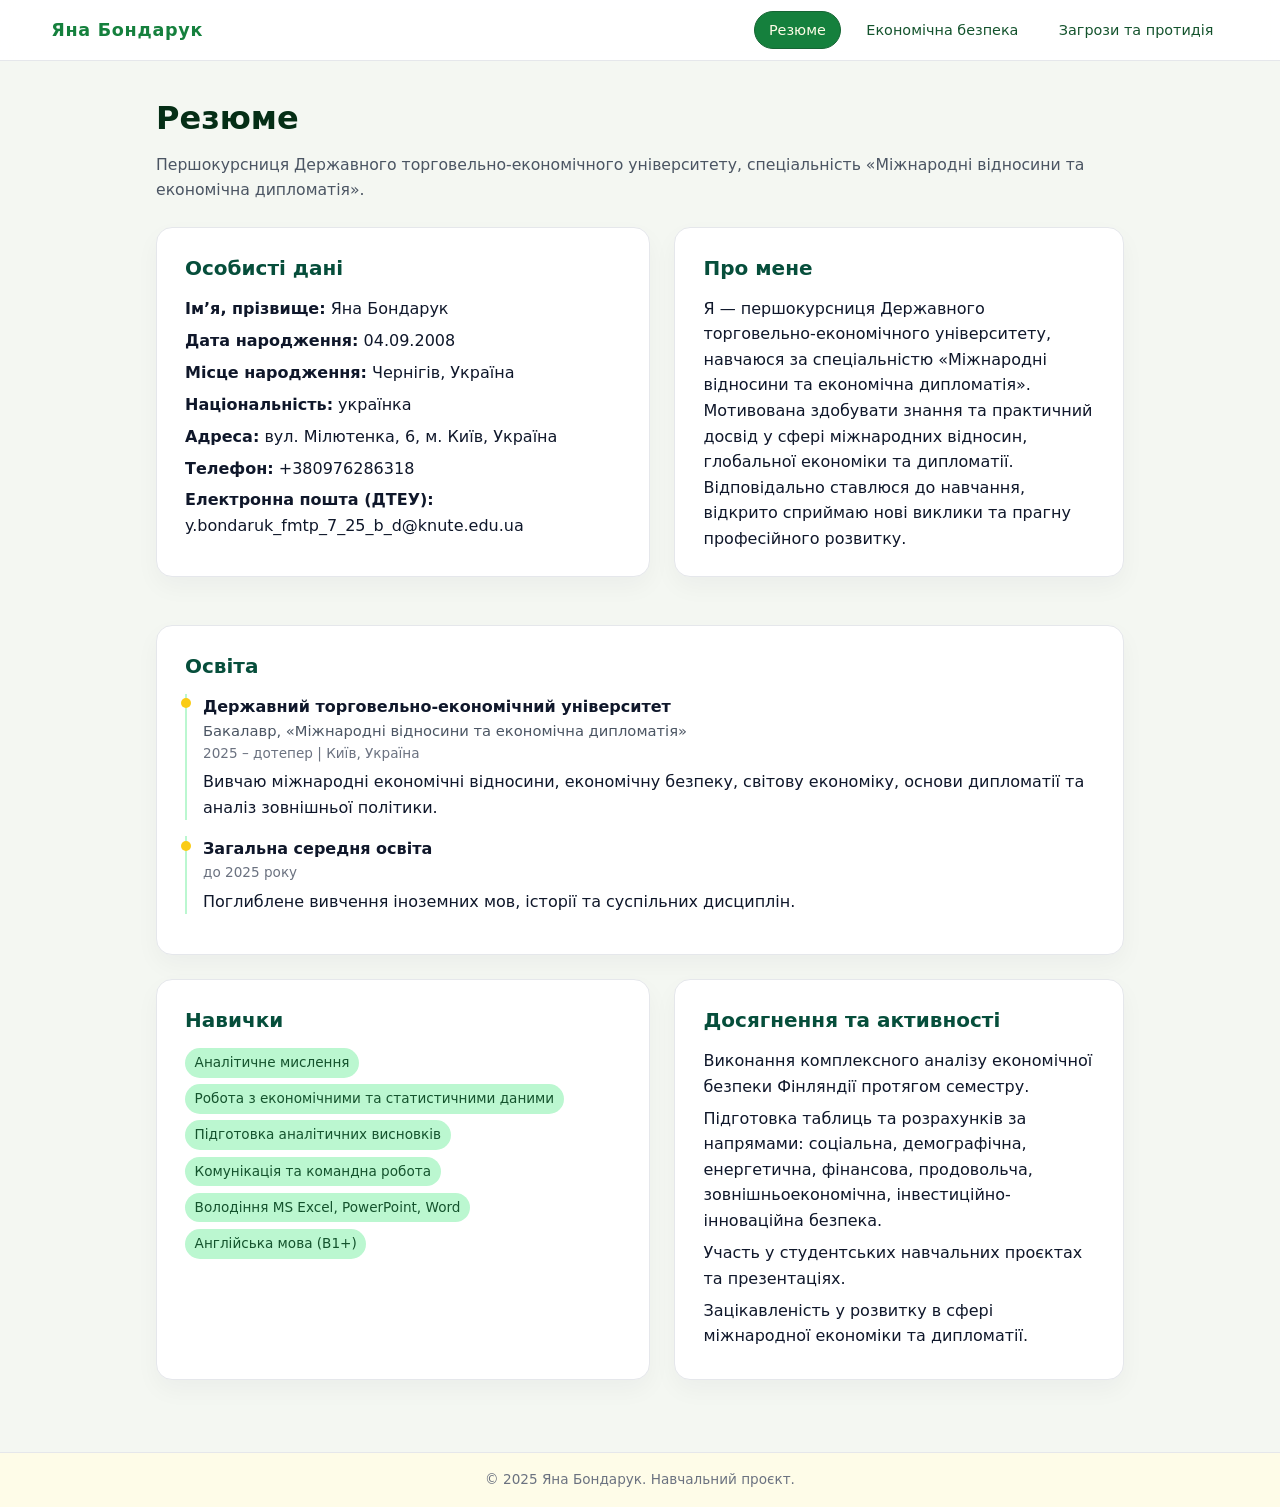
<file: index.html>
<!DOCTYPE html>
<html lang="uk">
<head>
    <meta charset="UTF-8">
    <title>Резюме | Яна Бондарук</title>
    <link rel="stylesheet" href="style.css">
</head>
<body>
<header class="site-header">
    <div class="logo">Яна Бондарук</div>
    <nav class="main-nav">
        <a href="index.html" class="nav-btn active">Резюме</a>
        <a href="security.html" class="nav-btn">Економічна безпека</a>
        <a href="threats.html" class="nav-btn">Загрози та протидія</a>
    </nav>
</header>

<main class="container">
    <section class="hero">
        <div>
            <h1>Резюме</h1>
            <p class="hero-subtitle">
                Першокурсниця Державного торговельно-економічного університету,
                спеціальність «Міжнародні відносини та економічна дипломатія».
            </p>
        </div>
    </section>

    <section class="grid-2">
        <article class="card">
            <h2>Особисті дані</h2>
            <ul class="info-list">
                <li><strong>Ім’я, прізвище:</strong> Яна Бондарук</li>
                <li><strong>Дата народження:</strong> 04.09.2008</li>
                <li><strong>Місце народження:</strong> Чернігів, Україна</li>
                <li><strong>Національність:</strong> українка</li>
                <li><strong>Адреса:</strong> вул. Мілютенка, 6, м. Київ, Україна</li>
                <li><strong>Телефон:</strong> +380976286318</li>
                <li><strong>Електронна пошта (ДТЕУ):</strong> y.bondaruk_fmtp_7_25_b_d@knute.edu.ua</li>
            </ul>
        </article>

        <article class="card">
            <h2>Про мене</h2>
            <p>
                Я — першокурсниця Державного торговельно-економічного університету,
                навчаюся за спеціальністю «Міжнародні відносини та економічна дипломатія».
                Мотивована здобувати знання та практичний досвід у сфері міжнародних
                відносин, глобальної економіки та дипломатії. Відповідально ставлюся
                до навчання, відкрито сприймаю нові виклики та прагну професійного розвитку.
            </p>
        </article>
    </section>

    <section class="card">
        <h2>Освіта</h2>
        <ul class="timeline">
            <li>
                <div class="timeline-title">Державний торговельно-економічний університет</div>
                <div class="timeline-subtitle">Бакалавр, «Міжнародні відносини та економічна дипломатія»</div>
                <div class="timeline-meta">2025 – дотепер | Київ, Україна</div>
                <p>
                    Вивчаю міжнародні економічні відносини, економічну безпеку, світову
                    економіку, основи дипломатії та аналіз зовнішньої політики.
                </p>
            </li>
            <li>
                <div class="timeline-title">Загальна середня освіта</div>
                <div class="timeline-meta">до 2025 року</div>
                <p>
                    Поглиблене вивчення іноземних мов, історії та суспільних дисциплін.
                </p>
            </li>
        </ul>
    </section>

    <section class="grid-2">
        <article class="card">
            <h2>Навички</h2>
            <ul class="tag-list">
                <li>Аналітичне мислення</li>
                <li>Робота з економічними та статистичними даними</li>
                <li>Підготовка аналітичних висновків</li>
                <li>Комунікація та командна робота</li>
                <li>Володіння MS Excel, PowerPoint, Word</li>
                <li>Англійська мова (В1+)</li>
            </ul>
        </article>

        <article class="card">
            <h2>Досягнення та активності</h2>
            <ul class="info-list">
                <li>Виконання комплексного аналізу економічної безпеки Фінляндії протягом семестру.</li>
                <li>Підготовка таблиць та розрахунків за напрямами: соціальна, демографічна, енергетична, фінансова, продовольча, зовнішньоекономічна, інвестиційно-інноваційна безпека.</li>
                <li>Участь у студентських навчальних проєктах та презентаціях.</li>
                <li>Зацікавленість у розвитку в сфері міжнародної економіки та дипломатії.</li>
            </ul>
        </article>
    </section>
</main>

<footer class="site-footer">
    <p>© 2025 Яна Бондарук. Навчальний проєкт.</p>
</footer>
</body>
</html>
</file>
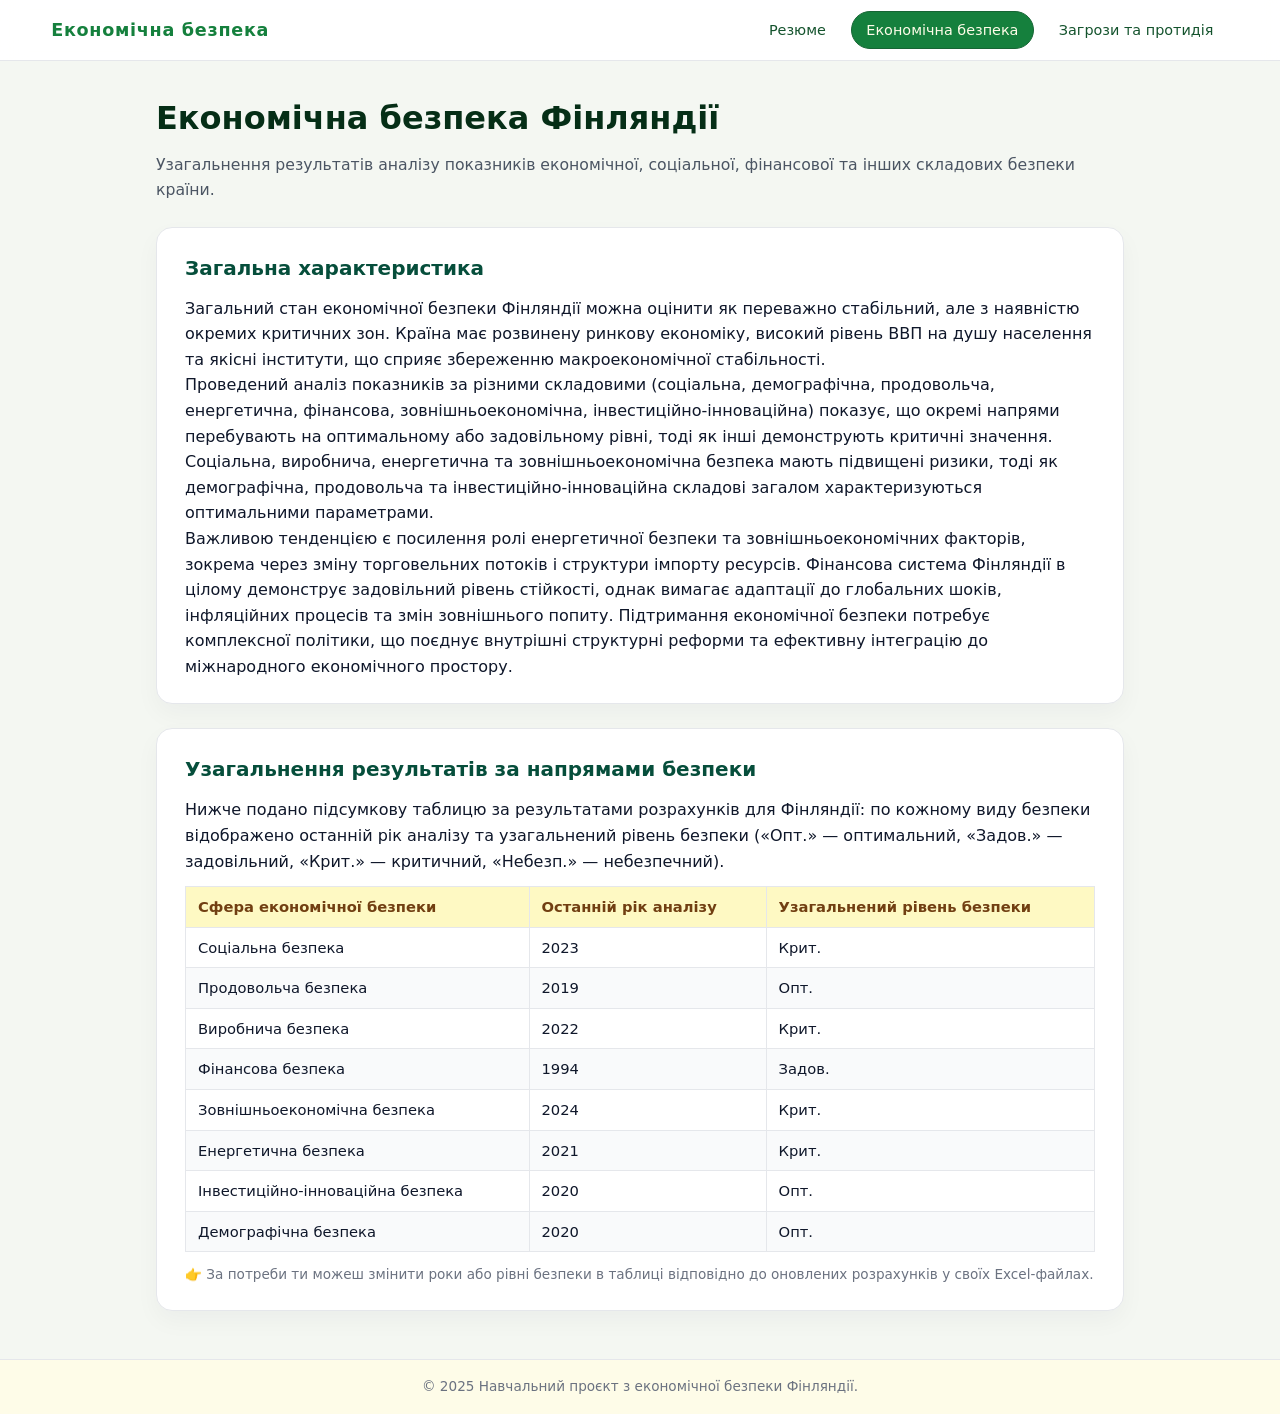
<file: security.html>
<!DOCTYPE html>
<html lang="uk">
<head>
    <meta charset="UTF-8">
    <title>Економічна безпека Фінляндії</title>
    <link rel="stylesheet" href="style.css">
</head>
<body>
<header class="site-header">
    <div class="logo">Економічна безпека</div>
    <nav class="main-nav">
        <a href="index.html" class="nav-btn">Резюме</a>
        <a href="security.html" class="nav-btn active">Економічна безпека</a>
        <a href="threats.html" class="nav-btn">Загрози та протидія</a>
    </nav>
</header>

<main class="container">
    <section class="hero">
        <div>
            <h1>Економічна безпека Фінляндії</h1>
            <p class="hero-subtitle">
                Узагальнення результатів аналізу показників економічної, соціальної,
                фінансової та інших складових безпеки країни.
            </p>
        </div>
    </section>

    <section class="card">
        <h2>Загальна характеристика</h2>
        <p>
            Загальний стан економічної безпеки Фінляндії можна оцінити як переважно
            стабільний, але з наявністю окремих критичних зон. Країна має розвинену
            ринкову економіку, високий рівень ВВП на душу населення та якісні інститути,
            що сприяє збереженню макроекономічної стабільності.
        </p>
        <p>
            Проведений аналіз показників за різними складовими (соціальна, демографічна,
            продовольча, енергетична, фінансова, зовнішньоекономічна, інвестиційно-інноваційна)
            показує, що окремі напрями перебувають на оптимальному або задовільному рівні,
            тоді як інші демонструють критичні значення. Соціальна, виробнича, енергетична
            та зовнішньоекономічна безпека мають підвищені ризики, тоді як демографічна,
            продовольча та інвестиційно-інноваційна складові загалом характеризуються
            оптимальними параметрами.
        </p>
        <p>
            Важливою тенденцією є посилення ролі енергетичної безпеки та зовнішньоекономічних
            факторів, зокрема через зміну торговельних потоків і структури імпорту ресурсів.
            Фінансова система Фінляндії в цілому демонструє задовільний рівень стійкості, однак
            вимагає адаптації до глобальних шоків, інфляційних процесів та змін зовнішнього
            попиту. Підтримання економічної безпеки потребує комплексної політики, що поєднує
            внутрішні структурні реформи та ефективну інтеграцію до міжнародного економічного
            простору.
        </p>
    </section>

    <section class="card">
        <h2>Узагальнення результатів за напрямами безпеки</h2>
        <p>
            Нижче подано підсумкову таблицю за результатами розрахунків для Фінляндії:
            по кожному виду безпеки відображено останній рік аналізу та узагальнений
            рівень безпеки («Опт.» — оптимальний, «Задов.» — задовільний, «Крит.» — критичний,
            «Небезп.» — небезпечний).
        </p>

        <div class="table-wrapper">
            <table class="data-table">
                <thead>
                    <tr>
                        <th>Сфера економічної безпеки</th>
                        <th>Останній рік аналізу</th>
                        <th>Узагальнений рівень безпеки</th>
                    </tr>
                </thead>
                <tbody>
                    <tr>
                        <td>Соціальна безпека</td>
                        <td>2023</td>
                        <td>Крит.</td>
                    </tr>
                    <tr>
                        <td>Продовольча безпека</td>
                        <td>2019</td>
                        <td>Опт.</td>
                    </tr>
                    <tr>
                        <td>Виробнича безпека</td>
                        <td>2022</td>
                        <td>Крит.</td>
                    </tr>
                    <tr>
                        <td>Фінансова безпека</td>
                        <td>1994</td>
                        <td>Задов.</td>
                    </tr>
                    <tr>
                        <td>Зовнішньоекономічна безпека</td>
                        <td>2024</td>
                        <td>Крит.</td>
                    </tr>
                    <tr>
                        <td>Енергетична безпека</td>
                        <td>2021</td>
                        <td>Крит.</td>
                    </tr>
                    <tr>
                        <td>Інвестиційно-інноваційна безпека</td>
                        <td>2020</td>
                        <td>Опт.</td>
                    </tr>
                    <tr>
                        <td>Демографічна безпека</td>
                        <td>2020</td>
                        <td>Опт.</td>
                    </tr>
                </tbody>
            </table>
        </div>

        <p class="hint">
            👉 За потреби ти можеш змінити роки або рівні безпеки в таблиці відповідно
            до оновлених розрахунків у своїх Excel-файлах.
        </p>
    </section>
</main>

<footer class="site-footer">
    <p>© 2025 Навчальний проєкт з економічної безпеки Фінляндії.</p>
</footer>
</body>
</html>
</file>
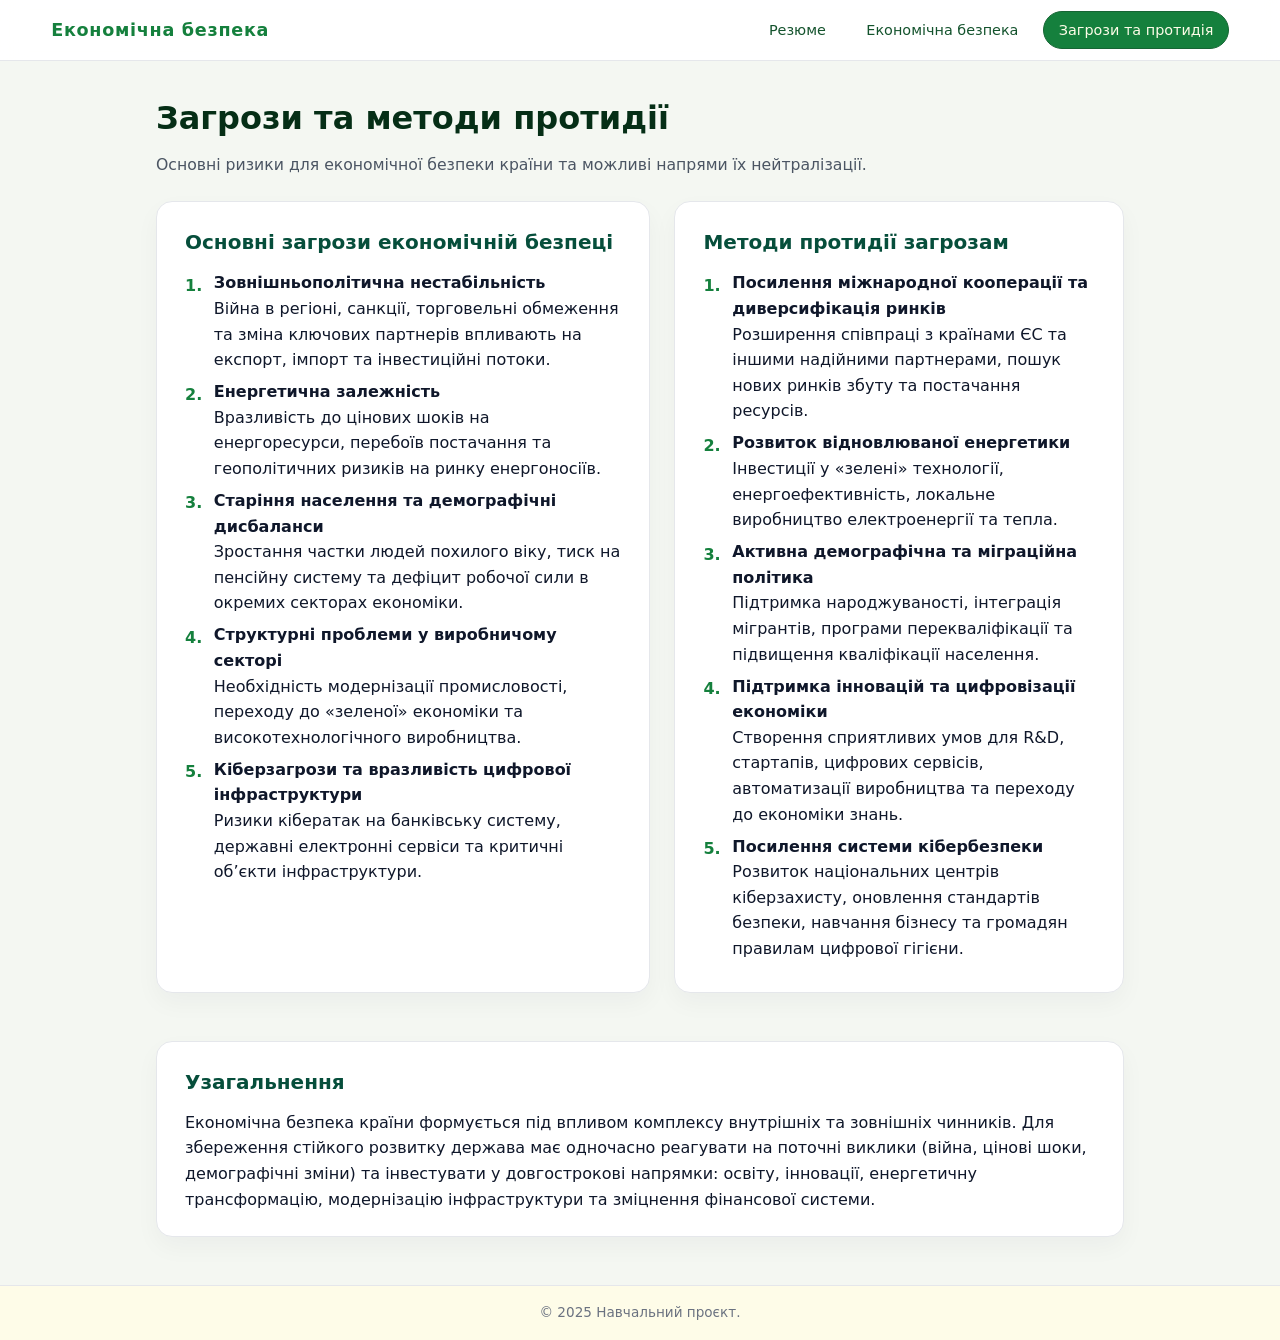
<file: threats.html>
<!DOCTYPE html>
<html lang="uk">
<head>
    <meta charset="UTF-8">
    <title>Загрози та протидія | Економічна безпека</title>
    <link rel="stylesheet" href="style.css">
</head>
<body>
<header class="site-header">
    <div class="logo">Економічна безпека</div>
    <nav class="main-nav">
        <a href="index.html" class="nav-btn">Резюме</a>
        <a href="security.html" class="nav-btn">Економічна безпека</a>
        <a href="threats.html" class="nav-btn active">Загрози та протидія</a>
    </nav>
</header>

<main class="container">
    <section class="hero">
        <div>
            <h1>Загрози та методи протидії</h1>
            <p class="hero-subtitle">
                Основні ризики для економічної безпеки країни та можливі напрями їх нейтралізації.
            </p>
        </div>
    </section>

    <section class="grid-2">
        <article class="card">
            <h2>Основні загрози економічній безпеці</h2>
            <ol class="info-list numbered">
                <li>
                    <strong>Зовнішньополітична нестабільність</strong><br>
                    Війна в регіоні, санкції, торговельні обмеження та зміна ключових
                    партнерів впливають на експорт, імпорт та інвестиційні потоки.
                </li>
                <li>
                    <strong>Енергетична залежність</strong><br>
                    Вразливість до цінових шоків на енергоресурси, перебоїв постачання
                    та геополітичних ризиків на ринку енергоносіїв.
                </li>
                <li>
                    <strong>Старіння населення та демографічні дисбаланси</strong><br>
                    Зростання частки людей похилого віку, тиск на пенсійну систему та
                    дефіцит робочої сили в окремих секторах економіки.
                </li>
                <li>
                    <strong>Структурні проблеми у виробничому секторі</strong><br>
                    Необхідність модернізації промисловості, переходу до «зеленої»
                    економіки та високотехнологічного виробництва.
                </li>
                <li>
                    <strong>Кіберзагрози та вразливість цифрової інфраструктури</strong><br>
                    Ризики кібератак на банківську систему, державні електронні сервіси
                    та критичні об’єкти інфраструктури.
                </li>
            </ol>
        </article>

        <article class="card">
            <h2>Методи протидії загрозам</h2>
            <ol class="info-list numbered">
                <li>
                    <strong>Посилення міжнародної кооперації та диверсифікація ринків</strong><br>
                    Розширення співпраці з країнами ЄС та іншими надійними партнерами,
                    пошук нових ринків збуту та постачання ресурсів.
                </li>
                <li>
                    <strong>Розвиток відновлюваної енергетики</strong><br>
                    Інвестиції у «зелені» технології, енергоефективність, локальне
                    виробництво електроенергії та тепла.
                </li>
                <li>
                    <strong>Активна демографічна та міграційна політика</strong><br>
                    Підтримка народжуваності, інтеграція мігрантів, програми перекваліфікації
                    та підвищення кваліфікації населення.
                </li>
                <li>
                    <strong>Підтримка інновацій та цифровізації економіки</strong><br>
                    Створення сприятливих умов для R&amp;D, стартапів, цифрових сервісів,
                    автоматизації виробництва та переходу до економіки знань.
                </li>
                <li>
                    <strong>Посилення системи кібербезпеки</strong><br>
                    Розвиток національних центрів кіберзахисту, оновлення стандартів безпеки,
                    навчання бізнесу та громадян правилам цифрової гігієни.
                </li>
            </ol>
        </article>
    </section>

    <section class="card">
        <h2>Узагальнення</h2>
        <p>
            Економічна безпека країни формується під впливом комплексу внутрішніх та зовнішніх
            чинників. Для збереження стійкого розвитку держава має одночасно реагувати на поточні
            виклики (війна, цінові шоки, демографічні зміни) та інвестувати у довгострокові
            напрямки: освіту, інновації, енергетичну трансформацію, модернізацію інфраструктури
            та зміцнення фінансової системи.
        </p>
    </section>
</main>

<footer class="site-footer">
    <p>© 2025 Навчальний проєкт.</p>
</footer>
</body>
</html>
</file>
<file: style.css>
/* Скидання базових стилів */
*,
*::before,
*::after {
    box-sizing: border-box;
    margin: 0;
    padding: 0;
}

body {
    font-family: system-ui, -apple-system, BlinkMacSystemFont, "Segoe UI", sans-serif;
    background: #f4f7f2;
    color: #0f172a;
    line-height: 1.6;
}

/* Кольори теми */
:root {
    --green-main: #15803d;      /* насичений зелений */
    --green-soft: #bbf7d0;      /* м’який зелений фон */
    --yellow-main: #facc15;     /* яскравий жовтий */
    --yellow-soft: #fef9c3;     /* м’який жовтий фон */
    --border-soft: #e5e7eb;
}

/* Шапка сайту */

.site-header {
    position: sticky;
    top: 0;
    z-index: 10;
    background: #ffffffee;
    backdrop-filter: blur(12px);
    border-bottom: 1px solid var(--border-soft);
    display: flex;
    align-items: center;
    justify-content: space-between;
    padding: 0.7rem 4vw;
}

.logo {
    font-weight: 700;
    font-size: 1.1rem;
    letter-spacing: 0.04em;
    color: var(--green-main);
}

.main-nav {
    display: flex;
    gap: 0.6rem;
}

/* Кнопки-навігація */

.nav-btn {
    text-decoration: none;
    font-size: 0.9rem;
    padding: 0.4rem 0.9rem;
    border-radius: 999px;
    border: 1px solid transparent;
    background: #ffffff;
    color: #14532d;
    transition: background 0.15s ease, color 0.15s ease, box-shadow 0.15s ease,
                transform 0.1s ease, border-color 0.15s ease;
}

.nav-btn:hover {
    background: var(--green-soft);
    border-color: #bbf7d0;
    box-shadow: 0 6px 14px rgba(15, 118, 110, 0.15);
    transform: translateY(-1px);
}

.nav-btn.active {
    background: var(--green-main);
    color: #fefce8;
    border-color: #166534;
}

/* Контейнер */

.container {
    max-width: 1000px;
    margin: 2rem auto 3rem;
    padding: 0 1rem;
}

/* Hero-блок */

.hero {
    margin-bottom: 1.5rem;
}

.hero h1 {
    font-size: 2rem;
    margin-bottom: 0.5rem;
    color: #052e16;
}

.hero-subtitle {
    color: #4b5563;
    font-size: 0.98rem;
}

/* Карточки та сітки */

.card {
    background: #ffffff;
    border-radius: 1rem;
    padding: 1.5rem 1.75rem;
    margin-bottom: 1.5rem;
    box-shadow: 0 10px 25px rgba(15, 23, 42, 0.04);
    border: 1px solid var(--border-soft);
}

.card h2 {
    font-size: 1.25rem;
    margin-bottom: 0.75rem;
    color: #064e3b;
}

.grid-2 {
    display: grid;
    grid-template-columns: minmax(0, 1.1fr) minmax(0, 1fr);
    gap: 1.5rem;
    margin-bottom: 1.5rem;
}

/* Списки, теги, таймлайн */

.info-list {
    list-style: none;
    margin-top: 0.5rem;
}

.info-list li {
    margin-bottom: 0.4rem;
}

.info-list.numbered {
    counter-reset: item;
}

.info-list.numbered li {
    position: relative;
    padding-left: 1.8rem;
}

.info-list.numbered li::before {
    counter-increment: item;
    content: counter(item) ".";
    position: absolute;
    left: 0;
    top: 0.15rem;
    font-weight: 600;
    color: var(--green-main);
}

.tag-list {
    list-style: none;
    display: flex;
    flex-wrap: wrap;
    gap: 0.4rem;
    margin-top: 0.5rem;
}

.tag-list li {
    font-size: 0.85rem;
    padding: 0.25rem 0.6rem;
    border-radius: 999px;
    background: var(--green-soft);
    color: #14532d;
}

/* Таймлайн */

.timeline {
    list-style: none;
    margin-top: 0.5rem;
}

.timeline li {
    border-left: 2px solid var(--green-soft);
    padding-left: 1rem;
    margin-bottom: 1rem;
    position: relative;
}

.timeline li::before {
    content: "";
    position: absolute;
    left: -6px;
    top: 0.3rem;
    width: 10px;
    height: 10px;
    background: var(--yellow-main);
    border-radius: 50%;
}

.timeline-title {
    font-weight: 600;
}

.timeline-subtitle {
    font-size: 0.92rem;
    color: #4b5563;
}

.timeline-meta {
    font-size: 0.85rem;
    color: #6b7280;
    margin-bottom: 0.3rem;
}

/* Таблиця для сторінки економічної безпеки */

.table-wrapper {
    width: 100%;
    overflow-x: auto;
    margin-top: 0.75rem;
}

.data-table {
    width: 100%;
    border-collapse: collapse;
    font-size: 0.92rem;
}

.data-table thead {
    background: var(--yellow-soft);
}

.data-table th,
.data-table td {
    padding: 0.5rem 0.75rem;
    border: 1px solid var(--border-soft);
    text-align: left;
}

.data-table th {
    font-weight: 600;
    color: #713f12;
}

.data-table tbody tr:nth-child(even) {
    background: #f9fafb;
}

/* Підказка */

.hint {
    margin-top: 0.75rem;
    font-size: 0.85rem;
    color: #6b7280;
}

/* Футер */

.site-footer {
    border-top: 1px solid var(--border-soft);
    padding: 1rem 4vw;
    text-align: center;
    font-size: 0.85rem;
    color: #6b7280;
    background: #fefce8;
}

/* Адаптивність */

@media (max-width: 768px) {
    .site-header {
        flex-direction: column;
        align-items: flex-start;
        gap: 0.5rem;
    }

    .grid-2 {
        grid-template-columns: 1fr;
    }

    .hero h1 {
        font-size: 1.6rem;
    }
}
</file>
